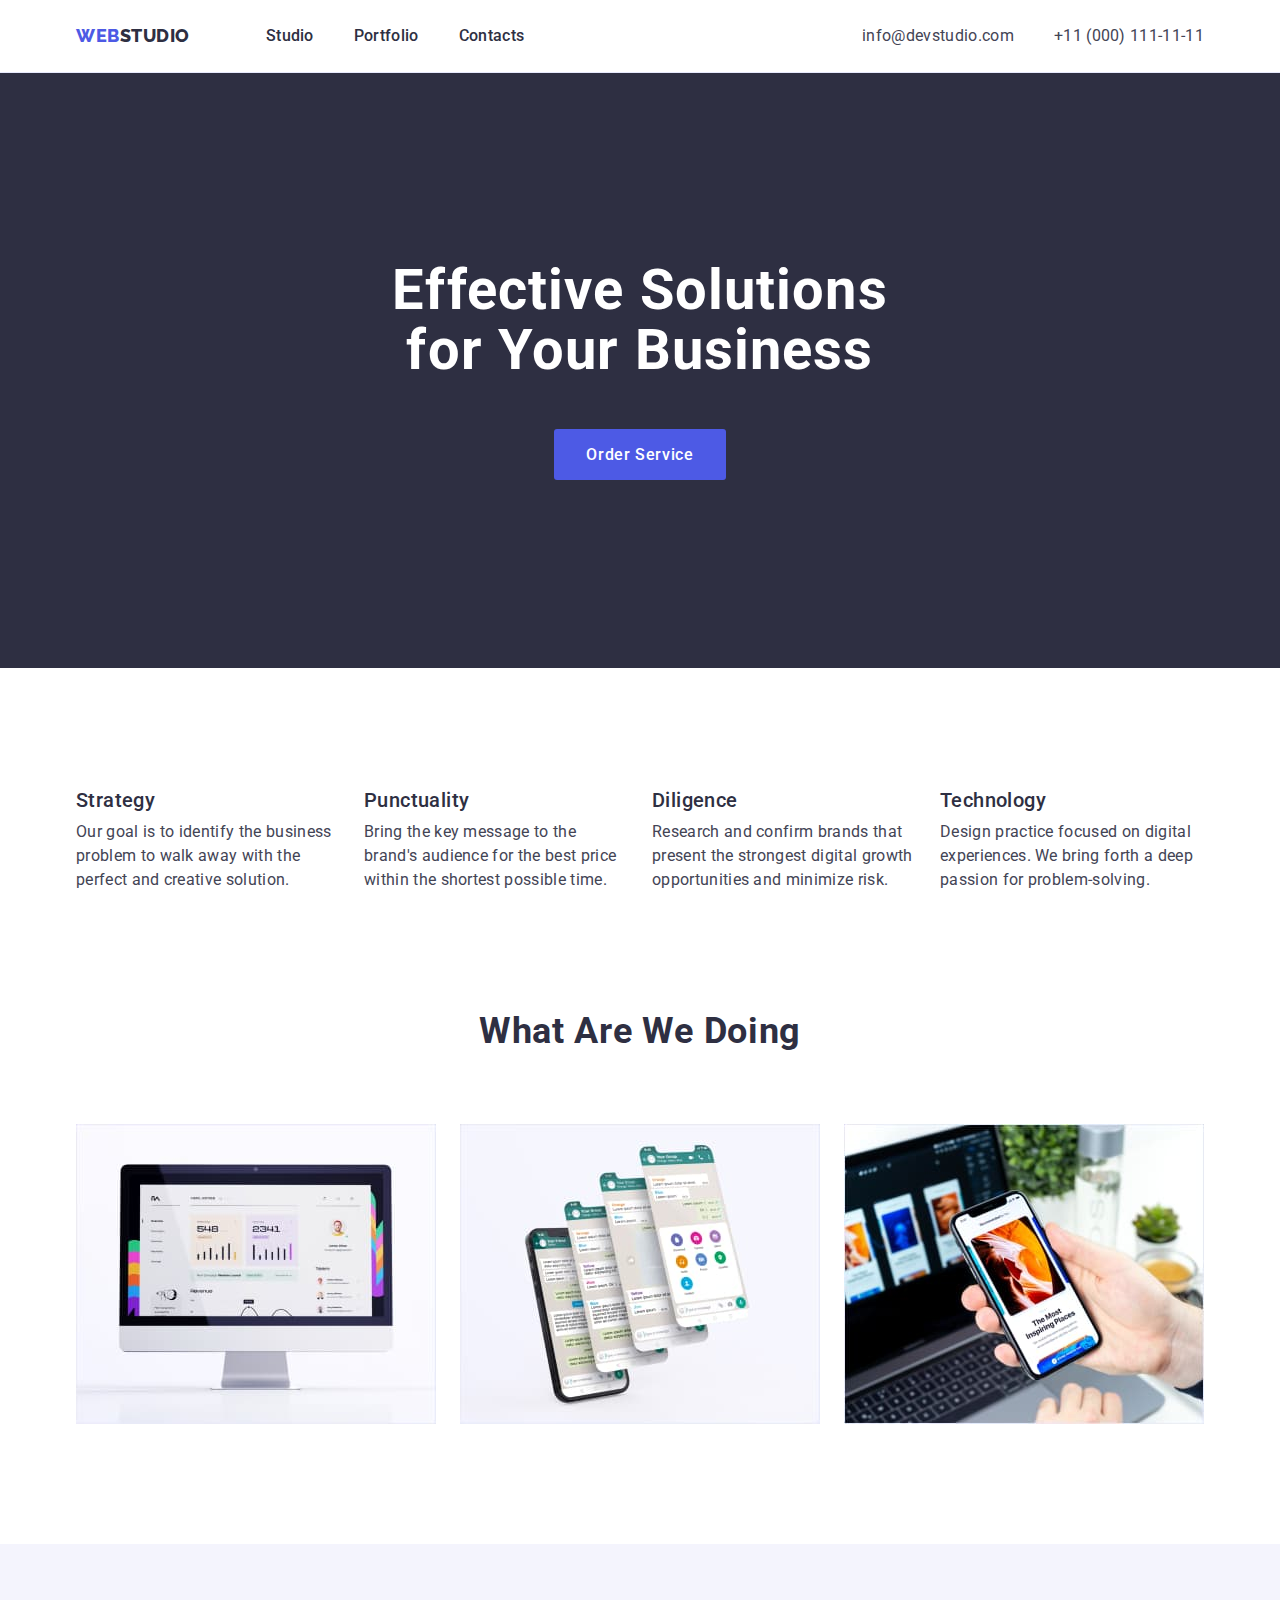
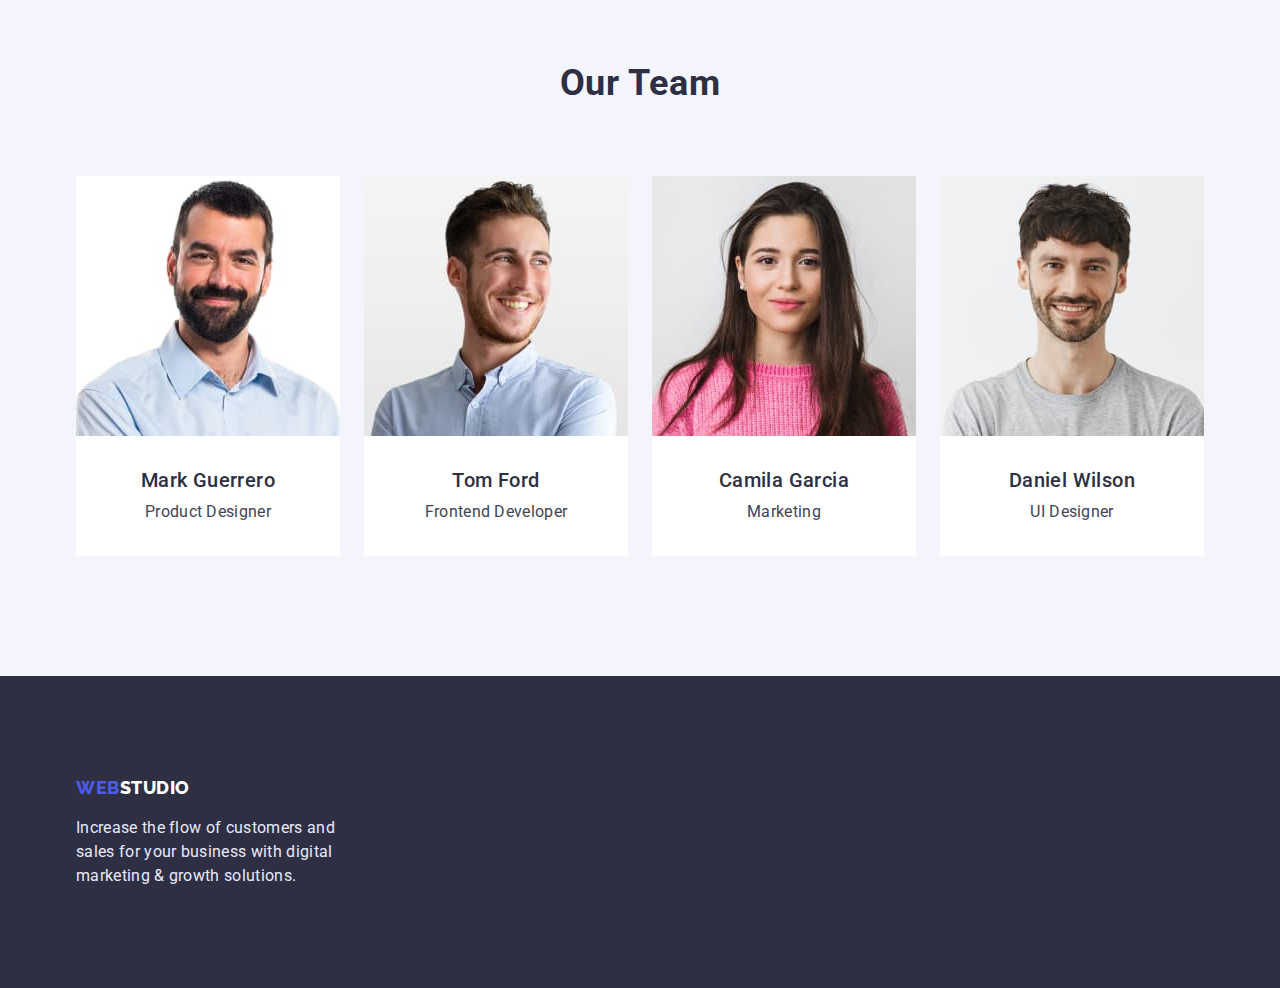
<file: index.html>
<!DOCTYPE html>
<html lang="en">
<head>
    <meta charset="UTF-8">
    <meta http-equiv="X-UA-Compatible" content="IE=edge">
    <meta name="viewport" content="width=device-width, initial-scale=1.0">
    <title>Main Page</title>
    <link rel="preconnect" href="https://fonts.googleapis.com">
    <link rel="preconnect" href="https://fonts.gstatic.com" crossorigin>
    <link href="https://fonts.googleapis.com/css2?family=Raleway:wght@800&family=Roboto:wght@400;500;700;900&display=swap"
    rel="stylesheet">
    <link rel="stylesheet" href="./css/modern-normalize.css">
    <link rel="stylesheet" href="./css/styles.css">
</head>

<body>
    <!-- Site Header -->
    <header class="header section">
        <!-- Navigation -->
        <div class="container navigation">
            <nav class="site-navigation">
                <a href="./index.html" class="logo link">web<span class="logo-studio">studio</span></a>
            
                <ul class="list nav-menu">
                    <li class="nav-list"><a href="./index.html" class="link nav-menu-item">Studio</a></li>
                    <li class="nav-list"><a href="./portfolio.html" class="link nav-menu-item">Portfolio</a></li>
                    <li class="nav-list"><a href="" class="link nav-menu-item">Contacts</a></li>
                </ul>
            </nav>

            <ul class="list nav-address">
                    <li class="nav-list"><a href="mailto:info@devstudio.com" class="link address-item">info@devstudio.com</a></li>
                    <li class="nav-list"><a href="tel:+110001111111" class="link address-item">+11 (000) 111-11-11</a></li>
            </ul>
        </div>
    </header>
    <main>
        <!-- Hero  -->
        <section class="hero section">
            <div class="continer">
                <h1 class="title">Effective Solutions for Your Business</h1>
                <button type="button" class="btn">Order Service</button>
            </div>
        </section>

        <!-- Our Advantages -->
        <section class="advantages section">
            <div class="container advant">
            <h2 class="visually-hidden">Our Advantages</h2>
                <ul class="list">
                    <li class="item">
                        <h3 class="title-three">Strategy</h3>
                        <p class="main-text">Our goal is to identify the business problem to walk away with the perfect and creative solution.</p>
                    </li>
                    <li class="item">
                        <h3 class="title-three">Punctuality</h3>
                        <p class="main-text">Bring the key message to the brand's audience for the best price within the shortest possible time.</p>
                    </li>
                    <li class="item">
                        <h3 class="title-three">Diligence</h3>
                        <p class="main-text">Research and confirm brands that present the strongest digital growth opportunities and minimize risk.</p>
                    </li>
                    <li class="item">
                        <h3 class="title-three">Technology</h3>
                        <p class="main-text">Design practice focused on digital experiences. We bring forth a deep passion for problem-solving.</p>
                    </li>
                </ul>
            </div>
        </section>

        <!-- Our Works -->
        <section class="works section">
            <div class="container">
                <h2  class="title-two">What Are We Doing</h2>
                <ul class="list">
                    <li><img src="./images/img1.jpg" alt="Monitor" width="360" class="first-photo"></li>
                    <li><img src="./images/img2.jpg" alt="Smartphone App" width="360"></li>
                    <li><img src="./images/img3.jpg" alt="Smartphone and Notebook" width="360"></li>
                </ul>
            </div>
        </section>

        <!-- Our Team -->
        <section class="team section">
            <div class="container">
                <h2 class="title-two">Our Team</h2>
                <ul class="list">
                    <li class="team-card">
                        <img src="./images/team1.jpg" alt="Photo of Mark Guerrero" width="264">
                        <div class="card-content">
                            <h3 class="title-three">Mark Guerrero</h3>
                            <p class="main-text">Product Designer</p>
                        </div>
                    </li>
                    <li class="team-card">
                        <img src="./images/team2.jpg" alt="Photo of Tom Ford" width="264">
                        <div class="card-content">
                            <h3 class="title-three">Tom Ford</h3>
                            <p class="main-text">Frontend Developer</p>
                        </div>
                    </li>
                    <li class="team-card">
                        <img src="./images/team3.jpg" alt="Photo of Camila Garcia" width="264">
                        <div class="card-content">
                            <h3 class="title-three">Camila Garcia</h3>
                            <p class="main-text">Marketing</p>
                        </div>
                    </li>
                    <li class="team-card">
                        <img src="./images/team4.jpg" alt="Photo of Daniel Wilson" width="264">
                        <div class="card-content">
                            <h3 class="title-three">Daniel Wilson</h3>
                            <p class="main-text">UI Designer</p>
                        </div>
                    </li>
                </ul>
            </div>
        </section>
    </main>

    <!-- Footer -->
    <footer class="footer">
        <div class="container">
            <a href="./index.html" class="logo link">web<span class="logo-studio">studio</span></a>
            <p class="text">Increase the flow of customers and sales for your business with digital marketing & growth solutions.</p>
        </div>
    </footer>
</body>
</html>
</file>
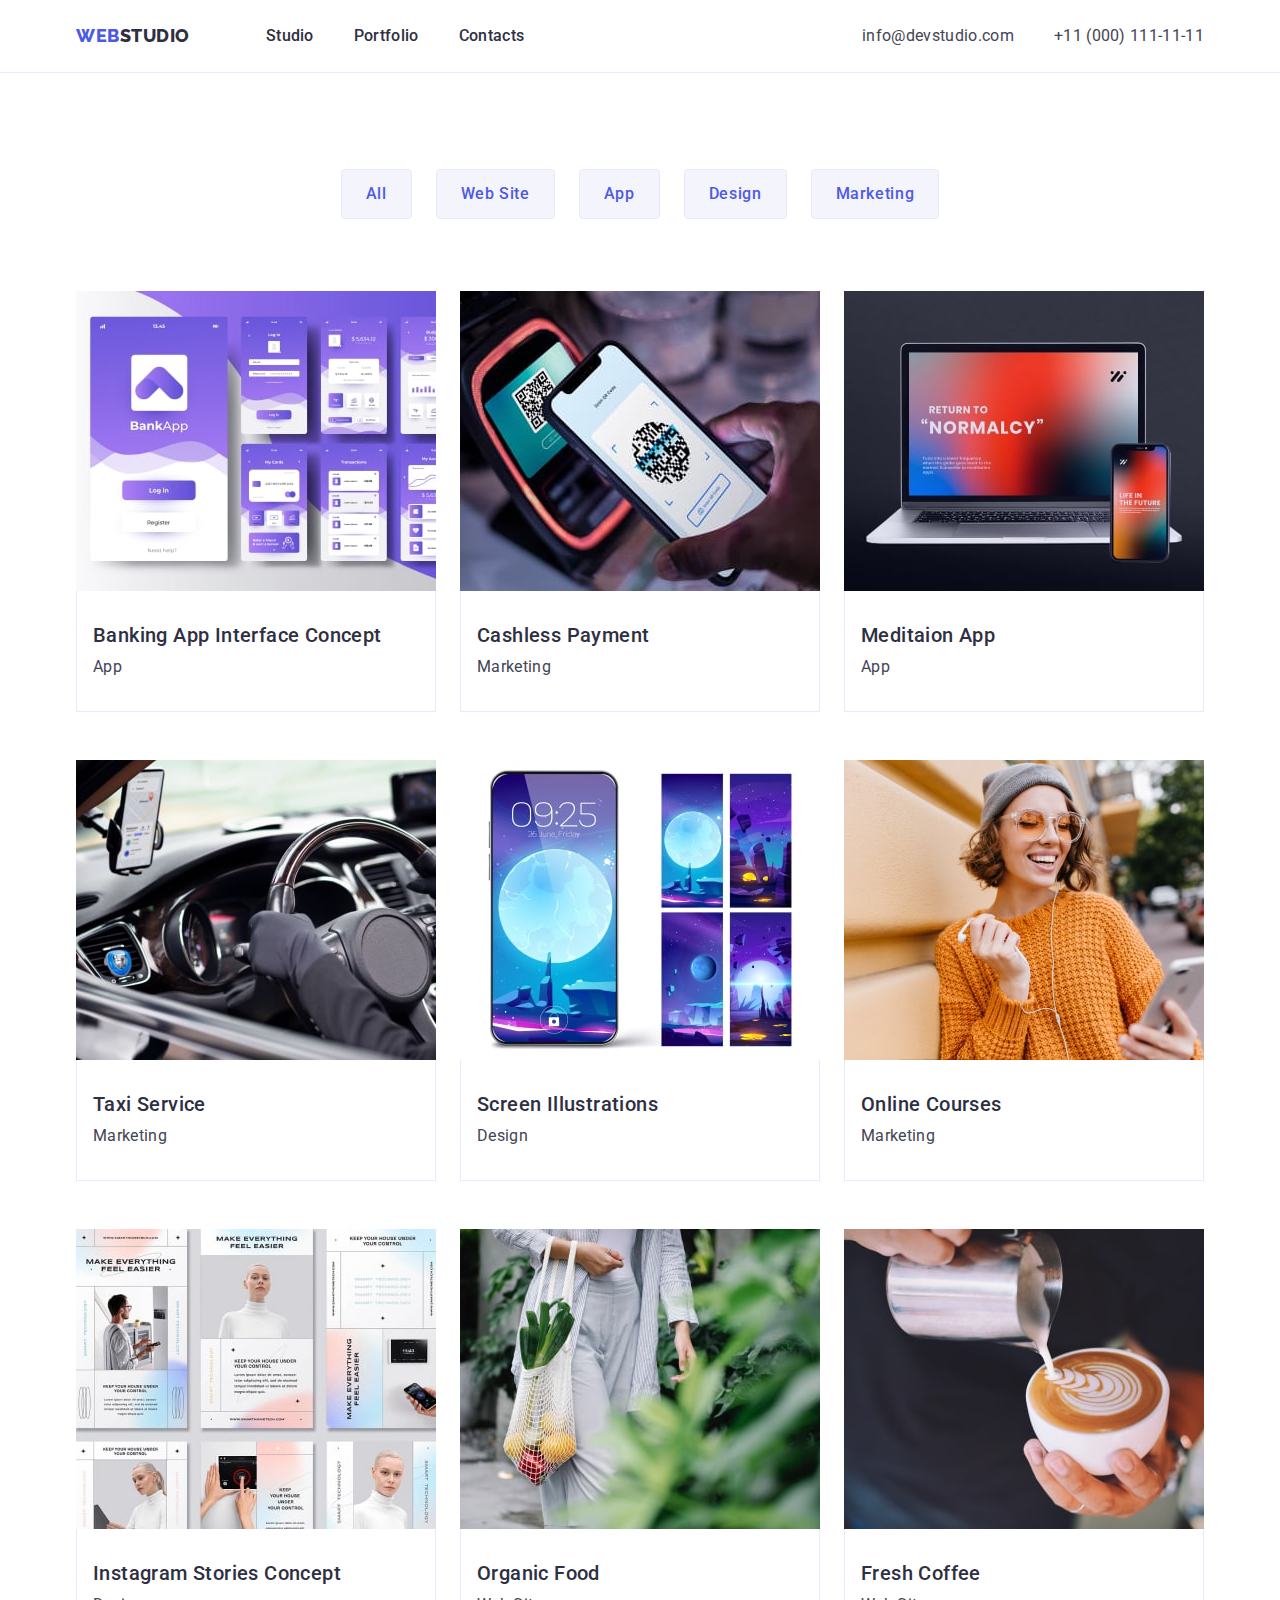
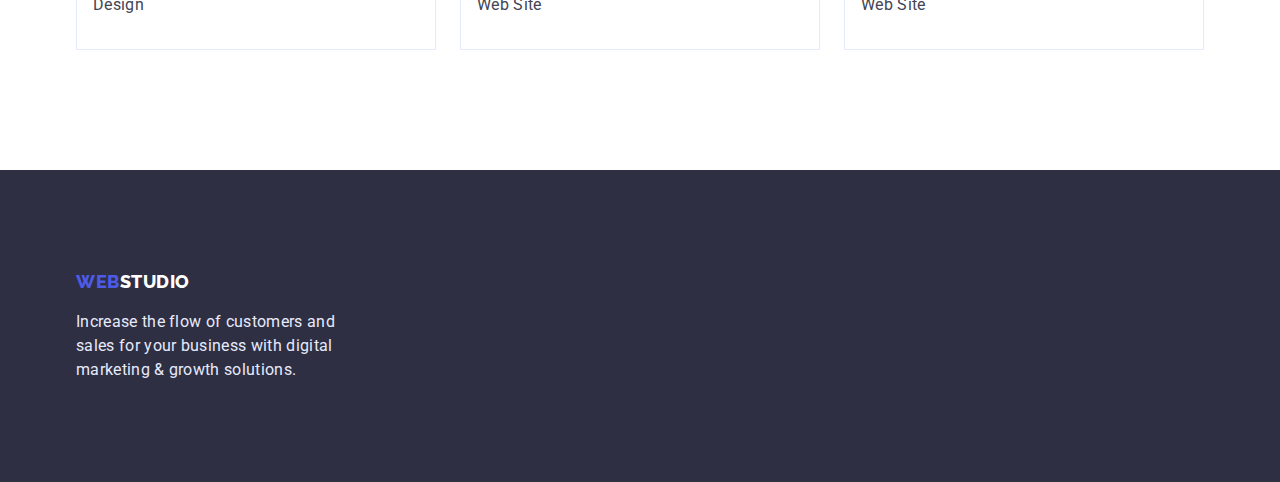
<file: portfolio.html>
<!DOCTYPE html>
<html lang="en">
<head>
    <meta charset="UTF-8">
    <meta http-equiv="X-UA-Compatible" content="IE=edge">
    <meta name="viewport" content="width=device-width, initial-scale=1.0">
    <title>Portfolio</title>
    <link rel="preconnect" href="https://fonts.googleapis.com">
    <link rel="preconnect" href="https://fonts.gstatic.com" crossorigin>
    <link
        href="https://fonts.googleapis.com/css2?family=Raleway:wght@800&family=Roboto:wght@400;500;700;900&display=swap"
        rel="stylesheet">
    <link rel="stylesheet" href="./css/modern-normalize.css">
    <link rel="stylesheet" href="./css/styles.css">
</head>

<body>
    <!-- Site Header -->
    <header class="header section">
        <!-- Navigation -->
        <div class="container navigation">
            <nav class="site-navigation">
                <a href="./index.html" class="logo link">web<span class="logo-studio">studio</span></a>
    
                <ul class="list nav-menu">
                    <li class="nav-list"><a href="./index.html" class="link nav-menu-item">Studio</a></li>
                    <li class="nav-list"><a href="./portfolio.html" class="link nav-menu-item">Portfolio</a></li>
                    <li class="nav-list"><a href="" class="link nav-menu-item">Contacts</a></li>
                </ul>
            </nav>
    
            <ul class="list nav-address">
                <li class="nav-list"><a href="mailto:info@devstudio.com" class="link address-item">info@devstudio.com</a></li>
                <li class="nav-list"><a href="tel:+110001111111" class="link address-item">+11 (000) 111-11-11</a></li>
            </ul>
        </div>
    </header>
    <main>
        <!-- Portfolio -->
        <section class="portfolio-section section">
            <div class="container">
                <h1 class="visually-hidden">Our Portfolio</h1>
                
                <div class="portfolio-filter">
                    <ul class="list">
                        <li class="item-btn"><button type="button" class="portfolio-btn all">All</button></li>
                        <li class="item-btn"><button type="button" class="portfolio-btn web-site">Web Site</button></li>
                        <li class="item-btn"><button type="button" class="portfolio-btn app">App</button></li>
                        <li class="item-btn"><button type="button" class="portfolio-btn design">Design</button></li>
                        <li class="item-btn"><button type="button" class="portfolio-btn marketing">Marketing</button></li>
                    </ul>
                </div>
            
                <div class="portfolio-cards">
                    <ul class="portfolio list">
                        <li class="item">
                            <img src="./images/portfolio-img1-min.jpg" alt="Bank App Interface Concept" width="360" height="300">
                            <div class="portfolio-card-content">
                                <h2 class="title-three">Banking App Interface Concept</h2>
                                <p class="main-text">App</p>
                            </div>
                        </li>
                        <li class="item">
                            <img src="./images/portfolio-img2-min.jpg" alt="Blue Square" width="360" height="300">
                            <div class="portfolio-card-content">
                                <h2 class="title-three">Cashless Payment</h2>
                                <p class="main-text">Marketing</p>
                            </div>
                        </li>
                        <li class="item">
                            <img src="./images/portfolio-img3-min.jpg" alt="Notebook and Smartphone" width="360" height="300">
                            <div class="portfolio-card-content">
                                <h2 class="title-three">Meditaion App</h2>
                                <p class="main-text">App</p>
                            </div>
                        </li>
                        <li class="item">
                            <img src="./images/portfolio-img4-min.jpg" alt="Interior of a Car" width="360" height="300">
                            <div class="portfolio-card-content">
                                <h2 class="title-three">Taxi Service</h2>
                                <p class="main-text">Marketing</p>
                            </div>
                        </li>
                        <li class="item">
                            <img src="./images/portfolio-img5-min.jpg" alt="Screen Wallpapers" width="360" height="300">
                            <div class="portfolio-card-content">
                                <h2 class="title-three">Screen Illustrations</h2>
                                <p class="main-text">Design</p>
                            </div>
                        </li>
                        <li class="item">
                            <img src="./images/portfolio-img6-min.jpg" alt="Smiling Girl With Phone and Earphones" width="360" height="300">
                            <div class="portfolio-card-content">
                                <h2 class="title-three">Online Courses</h2>
                                <p class="main-text">Marketing</p>
                            </div>
                        </li>
                        <li class="item">
                            <img src="./images/portfolio-img7-min.jpg" alt="Instagram Stories Concept" width="360" height="300">
                            <div class="portfolio-card-content">
                                <h2 class="title-three">Instagram Stories Concept</h2>
                                <p class="main-text">Design</p>
                            </div>
                        </li>
                        <li class="item">
                            <img src="./images/portfolio-img8-min.jpg" alt="Woman With the Net of the Fruits" width="360" height="300">
                            <div class="portfolio-card-content">
                                <h2 class="title-three">Organic Food</h2>
                                <p class="main-text">Web Site</p>
                            </div>
                        </li>
                        <li class="item">
                            <img src="./images/portfolio-img9-min.jpg" alt="Barista Makes Coffe" width="360" height="300">
                            <div class="portfolio-card-content">
                                <h2 class="title-three">Fresh Coffee</h2>
                                <p class="main-text">Web Site</p>
                            </div>
                        </li>
                    </ul>
                </div>
            </div>
        </section>
    </main>
    <!-- Footer -->
    <footer class="footer">
        <div class="container">
            <a href="./index.html" class="logo link">web<span class="logo-studio">studio</span></a>
            <p class="text">Increase the flow of customers and sales for your business with digital marketing & growth
                solutions.</p>
        </div>
    </footer>
</body>
</html>
</file>
<file: css/styles.css>
html {
    box-sizing: border-box;
}

*, *::before, *::after {
    box-sizing: inherit;
}

p, h1, h2, h3, h4, h5, h6, ul {
    margin: 0;
    padding: 0;
}

img {
    display: block;
}

:root {
    --primary-text-color: #434455;
    --title-text-color: #2E2F42;
    --main-bg-color: #ffffff;
    --accent-color: #4D5AE5;
    --cloud-color: #F4F4FD;
    --cornflower-color: #E7E9FC;
}

body {
    font-family: 'Roboto', sans-serif;
    background-color: var(--main-bg-color);
    color: var(--primary-text-color);
}

.visually-hidden {
    position: absolute;
    width: 1px;
    height: 1px;
    margin: -1px;
    border: 0;
    padding: 0;
    white-space: nowrap;
    clip-path: inset(100%);
    clip: rect(0 0 0 0);
    overflow: hidden;
}

.link {
    text-decoration: none;
}

.list {
    list-style-type: none;
}

.title {
    color: var(--title-text-color);
}

.main-text {
    font-weight: 400;
    font-size: 16px;
    line-height: 1.5;
    letter-spacing: 0.02em;
}

.title-two {
    font-weight: 700;
    font-size: 36px;
    line-height: 1.11;
    letter-spacing: 0.02em;
    color: var(--title-text-color);
}

.title-three {
    font-weight: 500;
    font-size: 20px;
    line-height: 1.2;
    letter-spacing: 0.02em;
    color: var(--title-text-color);
}

.container {
    padding: 0 15px;
    width: 1158px;
    margin: 0 auto;
    /* outline: 1px solid red; */
}

/* --- HEADER --- */
.header {
    border-bottom: 1px solid var(--cornflower-color);
}

/* --- LOGO --- */

.logo {
    font-family: 'Raleway', sans-serif;
    font-weight: 800;
    font-size: 18px;
    line-height: 1.33;
    text-transform: uppercase;
    letter-spacing: 0.03em;
    color: var(--accent-color);
}

.logo-studio {
    color: var(--title-text-color);
}

/* --- SITE NAVIGATION --- */

.navigation {
    display: flex;
    align-items: center;
}

.site-navigation {
    display: flex;
    align-items: center;
}

.nav-menu {
    display: flex;
    margin-left: 76px;
}

.nav-address {
    display: flex;
    margin-left: auto;
}

.nav-menu-item {
    display: inline-block;
    padding-top: 24px;
    padding-bottom: 24px;
    
    color: var(--title-text-color);
    font-weight: 500;
    font-size: 16px;
    line-height: 1.5;
    letter-spacing: 0.02em;
}

.nav-menu .nav-list + .nav-list {
    margin-left: 40px;
}

.nav-menu-item:hover,
.nav-menu-item:focus {
    color: var(--accent-color);
}

.address-item {
    color: var(--primary-text-color);
    font-weight: 400;
    font-size: 16px;
    line-height: 1.5;
    letter-spacing: 0.02em;
}

.address-item:hover,
.address-item:focus {
    color: var(--accent-color);
}

.nav-address .nav-list + .nav-list {
    margin-left: 40px;
}

/* --- HERO --- */
.hero.section {
    padding-top: 188px;
    padding-bottom: 188px;
}

.hero {
    background-color: var(--title-text-color);
    text-align: center;
    /* padding: 188px 473px; */
}

.hero .title {
    color: var(--main-bg-color);
    font-weight: 700;
    font-size: 56px;
    line-height: 1.07;
    letter-spacing: 0.02em;
    max-width: 496px;
    margin: 0 auto;
    /* text-align: center; */
}

.hero .btn {
    display: inline-block;
    font-family: inherit;
    background: var(--accent-color);
    color: var(--main-bg-color);
    font-size: 16px;
    line-height: 1.19;
    font-weight: 500;
    letter-spacing: 0.04em;
    padding: 16px;
    padding-left: 32px;
    padding-right: 32px;
    border-radius: 3px;
    border: 0;
    cursor: pointer;

    margin-top: 48px;
}

.hero .btn:hover,
.hero .btn:focus {
    background: #404BBF;
}

/* --- OUR ADVANTAGES --- */
.advantages {
    padding-top: 120px;
    padding-bottom: 120px;
}

.advantages .list {
    display: flex;
    gap: 24px;
}

.advantages .item {
    width: calc(100% - 72px / 4);
}
.advantages .main-text {
    margin-top: 8px;
}

/* .advantages .item:not(:last-child) {
    margin-right: 24px;
} */

/* --- OUR WORKS --- */
.works {
    text-align: center;
    padding-bottom: 120px;
}

.works .list {
    margin-top: 72px;
    display: flex;
    gap: 24px;
}


/* --- OUR TEAM --- */
 
.team {
    background-color: var(--cloud-color);
    padding: 120px 0;
}

.team .list {
    display: flex;
    margin-top: 72px;
    gap: 24px
}

.team-card {
    background-color: var(--main-bg-color);
    text-align: center;
}

.team .title-two {
    text-align: center;
}

.team .main-text {
    margin-top: 8px;
}

.card-content {
    padding: 32px;
}
/* --- FOOTER --- */
.footer {
    background-color: var(--title-text-color);
    padding: 100px 0;
}

.footer .logo-studio {
    color: var(--main-bg-color);
}

.footer .text {
    color: var(--cornflower-color);
    font-size: 16px;
    line-height: 1.5;
    letter-spacing: 0.02em;
    margin-top: 16px;
    max-width: 264px;
}

/* --- PORTFOLIO --- */
.portfolio-section {
    background: var(--main-bg-color);
    padding-top: 96px;
    padding-bottom: 120px;
}

/* --- PORTFOLIO BUTTONS */

/* .portfolio-filter {
    outline: 1px solid #404BBF;
} */

.portfolio-filter .list {
    display: flex;
    justify-content: center;
}

.portfolio-btn {
    display: inline-block;
    background: var(--cloud-color);
    
    color: var(--accent-color);
    font-family: inherit;
    font-size: 16px;
    line-height: 1.5;
    font-weight: 500;
    letter-spacing: 0.04em;
    
    border: 1px solid var(--cornflower-color);
    border-radius: 4px;
    cursor: pointer;
    
    padding: 12px 24px;
}

.portfolio-filter .item-btn + .item-btn {
    margin-left: 24px;
}

.portfolio-btn:hover,
.portfolio-btn:focus {
    background: var(--accent-color);
    color: var(--main-bg-color);
    border: 1px solid var(--cornflower-color);
}

/* --- PORTFOLIO CARDS --- */

.portfolio-cards {
    margin-top: 72px;
    /* outline: 1px solid orangered; */
}

.portfolio .main-text {
    margin-top: 8px;
    /* padding-left: 16px; */
}

.portfolio.list {
    display: flex;
    flex-wrap: wrap;
    row-gap: 48px;
    column-gap: 24px;
}

.portfolio .item {
    width: calc(100% - 48 / 3);
}

/* .portfolio .item:not(:nth-child(3n)) {
    margin-right: 24px;
}

.portfolio .item:not(:nth-last-child(-n+3)) {
    margin-bottom: 48px;
} */

.portfolio-card-content {
    padding: 32px 16px;
    border: 1px solid var(--cornflower-color);
    border-top: none;
}
</file>
